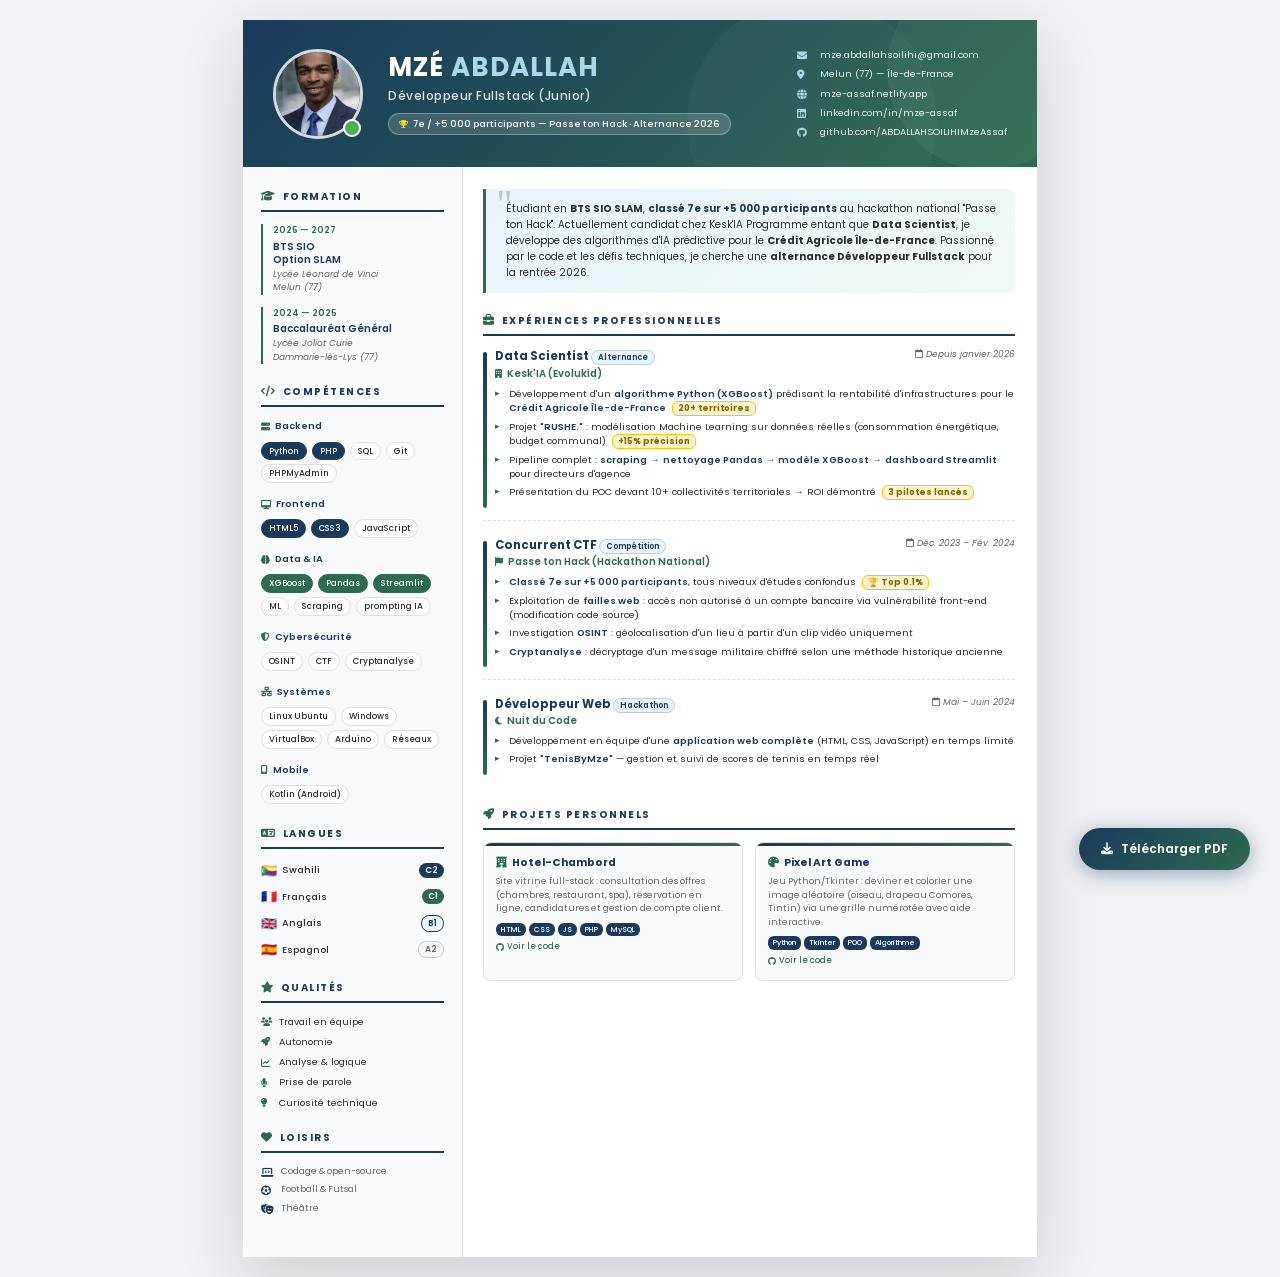
<file: index.html>
<!DOCTYPE html>
<html lang="fr">

<head>
    <meta charset="UTF-8">
    <meta name="viewport" content="width=device-width, initial-scale=1.0">
    <title>CV - Mzé ABDALLAH</title>
    <link href="https://fonts.googleapis.com/css2?family=Poppins:wght@300;400;500;600;700&display=swap"
        rel="stylesheet">
    <link rel="stylesheet" href="https://cdnjs.cloudflare.com/ajax/libs/font-awesome/6.4.0/css/all.min.css">
    <link rel="stylesheet" href="styles.css">
    

</head>

<body>

    <!-- cette bouton a pour fonction d'imprimer le CV -->
    <button class="print-btn" onclick="window.print()">
        <i class="fas fa-download"></i> Télécharger PDF
    </button>

    <div class="cv-wrapper">

        <!-- ========== HEADER ========== -->
        <header class="header">
            <div class="photo-container">
                <img src="Mze_pro.png" alt="Mzé ABDALLAH" class="photo">
                <div class="status-badge"></div>
            </div>

            <div class="header-info">
                <h1>Mzé <span>ABDALLAH</span></h1>
                <div class="title">Développeur Fullstack (Junior)</div>
                <div class="badge">
                    <i class="fas fa-trophy"></i>
                    7e / +5 000 participants — Passe ton Hack · Alternance 2026
                </div>
            </div>

            <div class="header-contacts">
                <a href="mailto:mze.abdallahsoilihi@gmail.com" class="contact-item">
                    <i class="fas fa-envelope"></i>
                    mze.abdallahsoilihi@gmail.com
                </a>
                <span class="contact-item">
                    <i class="fas fa-map-marker-alt"></i>
                    Melun (77) — Île-de-France
                </span>
                <a href="https://mze-assaf.netlify.app" target="_blank" class="contact-item">
                    <i class="fas fa-globe"></i>
                    mze-assaf.netlify.app
                </a>
                <a href="https://linkedin.com/in/mze-assaf/" target="_blank" class="contact-item">
                    <i class="fab fa-linkedin"></i>
                    linkedin.com/in/mze-assaf
                </a>
                <a href="https://github.com/ABDALLAHSOILIHIMzeAssaf" target="_blank" class="contact-item">
                    <i class="fab fa-github"></i>
                    github.com/ABDALLAHSOILIHIMzeAssaf
                </a>
            </div>
        </header>

        <!-- ========== SIDEBAR ========== -->
        <aside class="sidebar">

            <!-- FORMATION -->
            <div class="sidebar-section">
                <div class="section-title">
                    <i class="fas fa-graduation-cap"></i>
                    Formation
                </div>

                <div class="formation-item">
                    <div class="year">2025 — 2027</div>
                    <div class="degree">BTS SIO<br>Option SLAM</div>
                    <div class="school">Lycée Léonard de Vinci<br>Melun (77)</div>
                </div>

                <div class="formation-item">
                    <div class="year">2024 — 2025</div>
                    <div class="degree">Baccalauréat Général</div>
                    <div class="school">Lycée Joliot Curie<br>Dammarie-lès-Lys (77)</div>
                </div>
            </div>

            <!-- COMPÉTENCES TECHNIQUES -->
            <div class="sidebar-section">
                <div class="section-title">
                    <i class="fas fa-code"></i>
                    Compétences
                </div>

                <div class="skill-category">
                    <div class="skill-category-title">
                        <i class="fas fa-server"></i> Backend
                    </div>
                    <span class="skill-tag highlight">Python</span>
                    <span class="skill-tag highlight">PHP</span>
                    <span class="skill-tag">SQL</span>
                    <span class="skill-tag">Git</span>
                    <span class="skill-tag">PHPMyAdmin</span>
                </div>

                <div class="skill-category">
                    <div class="skill-category-title">
                        <i class="fas fa-desktop"></i> Frontend
                    </div>
                    <span class="skill-tag highlight">HTML5</span>
                    <span class="skill-tag highlight">CSS3</span>
                    <span class="skill-tag">JavaScript</span>
                </div>

                <div class="skill-category">
                    <div class="skill-category-title">
                        <i class="fas fa-brain"></i> Data & IA
                    </div>
                    <span class="skill-tag secondary">XGBoost</span>
                    <span class="skill-tag secondary">Pandas</span>
                    <span class="skill-tag secondary">Streamlit</span>
                    <span class="skill-tag">ML</span>
                    <span class="skill-tag">Scraping</span>
                    <span class="skill-tag">prompting IA</span>
                </div>

                <div class="skill-category">
                    <div class="skill-category-title">
                        <i class="fas fa-shield-alt"></i> Cybersécurité
                    </div>
                    <span class="skill-tag">OSINT</span>
                    <span class="skill-tag">CTF</span>
                    <span class="skill-tag">Cryptanalyse</span>
                </div>

                <div class="skill-category">
                    <div class="skill-category-title">
                        <i class="fas fa-network-wired"></i> Systèmes
                    </div>
                    <span class="skill-tag">Linux Ubuntu</span>
                    <span class="skill-tag">Windows</span>
                    <span class="skill-tag">VirtualBox</span>
                    <span class="skill-tag">Arduino</span>
                    <span class="skill-tag">Réseaux</span>
                </div>

                <div class="skill-category">
                    <div class="skill-category-title">
                        <i class="fas fa-mobile-alt"></i> Mobile
                    </div>
                    <span class="skill-tag">Kotlin (Android)</span>
                </div>
            </div>

            <!-- LANGUES -->
            <div class="sidebar-section">
                <div class="section-title">
                    <i class="fas fa-language"></i>
                    Langues
                </div>

                <div class="language-item">
                    <span class="language-name">
                        <span class="language-flag">🇰🇲</span> Swahili
                    </span>
                    <span class="language-level level-c2">C2</span>
                </div>
                <div class="language-item">
                    <span class="language-name">
                        <span class="language-flag">🇫🇷</span> Français
                    </span>
                    <span class="language-level level-c1">C1</span>
                </div>
                <div class="language-item">
                    <span class="language-name">
                        <span class="language-flag">🇬🇧</span> Anglais
                    </span>
                    <span class="language-level level-b1">B1</span>
                </div>
                <div class="language-item">
                    <span class="language-name">
                        <span class="language-flag">🇪🇸</span> Espagnol
                    </span>
                    <span class="language-level level-a2">A2</span>
                </div>
            </div>

            <!-- QUALITÉS -->
            <div class="sidebar-section">
                <div class="section-title">
                    <i class="fas fa-star"></i>
                    Qualités
                </div>

                <div class="soft-skill">
                    <i class="fas fa-users"></i> Travail en équipe
                </div>
                <div class="soft-skill">
                    <i class="fas fa-rocket"></i> Autonomie
                </div>
                <div class="soft-skill">
                    <i class="fas fa-chart-line"></i> Analyse & logique
                </div>
                <div class="soft-skill">
                    <i class="fas fa-microphone"></i> Prise de parole
                </div>
                <div class="soft-skill">
                    <i class="fas fa-lightbulb"></i> Curiosité technique
                </div>
            </div>

            <!-- LOISIRS -->
            <div class="sidebar-section">
                <div class="section-title">
                    <i class="fas fa-heart"></i>
                    Loisirs
                </div>

                <div class="hobby">
                    <i class="fas fa-laptop-code"></i> Codage & open-source
                </div>
                <div class="hobby">
                    <i class="fas fa-futbol"></i> Football & Futsal
                </div>
                <div class="hobby">
                    <i class="fas fa-theater-masks"></i> Théâtre
                </div>
            </div>

        </aside>

        <!-- ========== MAIN CONTENT ========== -->
        <main class="main-content">

            <!-- ACCROCHE -->
            <div class="accroche">
                <p>
                    Étudiant en <strong>BTS SIO SLAM</strong>,
                    <span class="highlight-stat">classé 7e sur +5 000 participants</span>
                    au hackathon national "Passe ton Hack". Actuellement candidat
                    chez Kesk'IA Programme entant que <strong>Data Scientist</strong>,
                    je développe des algorithmes d'IA prédictive pour le
                    <strong>Crédit Agricole Île-de-France</strong>.
                    Passionné par le code et les défis techniques,
                    je cherche une <strong>alternance Développeur Fullstack</strong>
                    pour la rentrée 2026.
                </p>
            </div>

            <!-- EXPÉRIENCES -->
            <div class="main-section">
                <div class="section-title">
                    <i class="fas fa-briefcase"></i>
                    Expériences Professionnelles
                </div>

                <!-- EXP 1 : Kesk'IA -->
                <div class="exp-item">
                    <div class="exp-header">
                        <div class="exp-title-block">
                            <div class="exp-title">
                                Data Scientist
                                <span class="exp-type">Alternance</span>
                            </div>
                            <div class="exp-company">
                                <i class="fas fa-building" style="font-size:9px; margin-right:3px;"></i>
                                Kesk'IA (Evolukid)
                            </div>
                        </div>
                        <div class="exp-date">
                            <i class="far fa-calendar"></i>
                            Depuis janvier 2026
                        </div>
                    </div>
                    <ul class="exp-bullets">
                        <li>
                            Développement d'un <strong>algorithme Python (XGBoost)</strong>
                            prédisant la rentabilité d'infrastructures pour le
                            <strong>Crédit Agricole Île-de-France</strong>
                            <span class="stat-badge">20+ territoires</span>
                        </li>
                        <li>
                            Projet <strong>"RUSHE."</strong> : modélisation Machine Learning
                            sur données réelles (consommation énergétique, budget communal)
                            <span class="stat-badge">+15% précision</span>
                        </li>
                        <li>
                            Pipeline complet : <strong>scraping</strong> →
                            <strong>nettoyage Pandas</strong> →
                            <strong>modèle XGBoost</strong> →
                            <strong>dashboard Streamlit</strong> pour directeurs d'agence
                        </li>
                        <li>
                            Présentation du POC devant 10+ collectivités territoriales
                            → ROI démontré
                            <span class="stat-badge">3 pilotes lancés</span>
                        </li>
                    </ul>
                </div>

                <!-- EXP 2 : CTF -->
                <div class="exp-item">
                    <div class="exp-header">
                        <div class="exp-title-block">
                            <div class="exp-title">
                                Concurrent CTF
                                <span class="exp-type">Compétition</span>
                            </div>
                            <div class="exp-company">
                                <i class="fas fa-flag" style="font-size:9px; margin-right:3px;"></i>
                                Passe ton Hack (Hackathon National)
                            </div>
                        </div>
                        <div class="exp-date">
                            <i class="far fa-calendar"></i>
                            Déc. 2023 – Fév. 2024
                        </div>
                    </div>
                    <ul class="exp-bullets">
                        <li>
                            <strong>Classé 7e sur +5 000 participants</strong>,
                            tous niveaux d'études confondus
                            <span class="stat-badge">🏆 Top 0.1%</span>
                        </li>
                        <li>
                            Exploitation de <strong>failles web</strong> : accès non autorisé
                            à un compte bancaire via vulnérabilité front-end
                            (modification code source)
                        </li>
                        <li>
                            Investigation <strong>OSINT</strong> : géolocalisation
                            d'un lieu à partir d'un clip vidéo uniquement
                        </li>
                        <li>
                            <strong>Cryptanalyse</strong> : décryptage d'un message
                            militaire chiffré selon une méthode historique ancienne
                        </li>
                    </ul>
                </div>

                <!-- EXP 3 : Nuit du Code -->
                <div class="exp-item">
                    <div class="exp-header">
                        <div class="exp-title-block">
                            <div class="exp-title">
                                Développeur Web
                                <span class="exp-type">Hackathon</span>
                            </div>
                            <div class="exp-company">
                                <i class="fas fa-moon" style="font-size:9px; margin-right:3px;"></i>
                                Nuit du Code
                            </div>
                        </div>
                        <div class="exp-date">
                            <i class="far fa-calendar"></i>
                            Mai – Juin 2024
                        </div>
                    </div>
                    <ul class="exp-bullets">
                        <li>
                            Développement en équipe d'une <strong>application web
                                complète</strong> (HTML, CSS, JavaScript) en temps limité
                        </li>
                        <li>
                            Projet <strong>"TenisByMze"</strong> — gestion et
                            suivi de scores de tennis en temps réel
                        </li>
                    </ul>
                </div>
            </div>

            <!-- PROJETS -->
            <div class="main-section">
                <div class="section-title">
                    <i class="fas fa-rocket"></i>
                    Projets Personnels
                </div>

                <div class="projects-grid">

                    <!-- Projet 1 -->
                    <div class="project-card">
                        <div class="project-title">
                            <i class="fas fa-hotel"></i>
                            Hotel-Chambord
                        </div>
                        <div class="project-desc">
                            Site vitrine full-stack : consultation des offres
                            (chambres, restaurant, spa), réservation en ligne,
                            candidatures et gestion de compte client.
                        </div>
                        <div class="project-tags">
                            <span class="project-tag">HTML</span>
                            <span class="project-tag">CSS</span>
                            <span class="project-tag">JS</span>
                            <span class="project-tag">PHP</span>
                            <span class="project-tag">MySQL</span>
                        </div>
                        <a href="https://github.com/baimuratergeshov/Hotel-Chambord" class="project-link"
                            target="_blank">
                            <i class="fab fa-github"></i> Voir le code
                        </a>
                    </div>

                    <!-- Projet 2 -->
                    <div class="project-card">
                        <div class="project-title">
                            <i class="fas fa-palette"></i>
                            Pixel Art Game
                        </div>
                        <div class="project-desc">
                            Jeu Python/Tkinter : deviner et colorier une image
                            aléatoire (oiseau, drapeau Comores, Tintin) via
                            une grille numérotée avec aide interactive.
                        </div>
                        <div class="project-tags">
                            <span class="project-tag">Python</span>
                            <span class="project-tag">Tkinter</span>
                            <span class="project-tag">POO</span>
                            <span class="project-tag">Algorithme</span>
                        </div>
                        <a href="https://github.com/ABDALLAHSOILIHIMzeAssaf/Mes_Projets/blob/main/Pixel_Art"
                            class="project-link" target="_blank">
                            <i class="fab fa-github"></i> Voir le code
                        </a>
                    </div>

                </div>
            </div>

        </main>

        <script type="text/javascript">window.$crisp=[];window.CRISP_WEBSITE_ID="9b5c1c60-b6fe-4090-aa9b-8e8ce2bd5429";(function(){d=document;s=d.createElement("script");s.src="https://client.crisp.chat/l.js";s.async=1;d.getElementsByTagName("head")[0].appendChild(s);})();</script>

    </div>

</body>

</html>
</file>
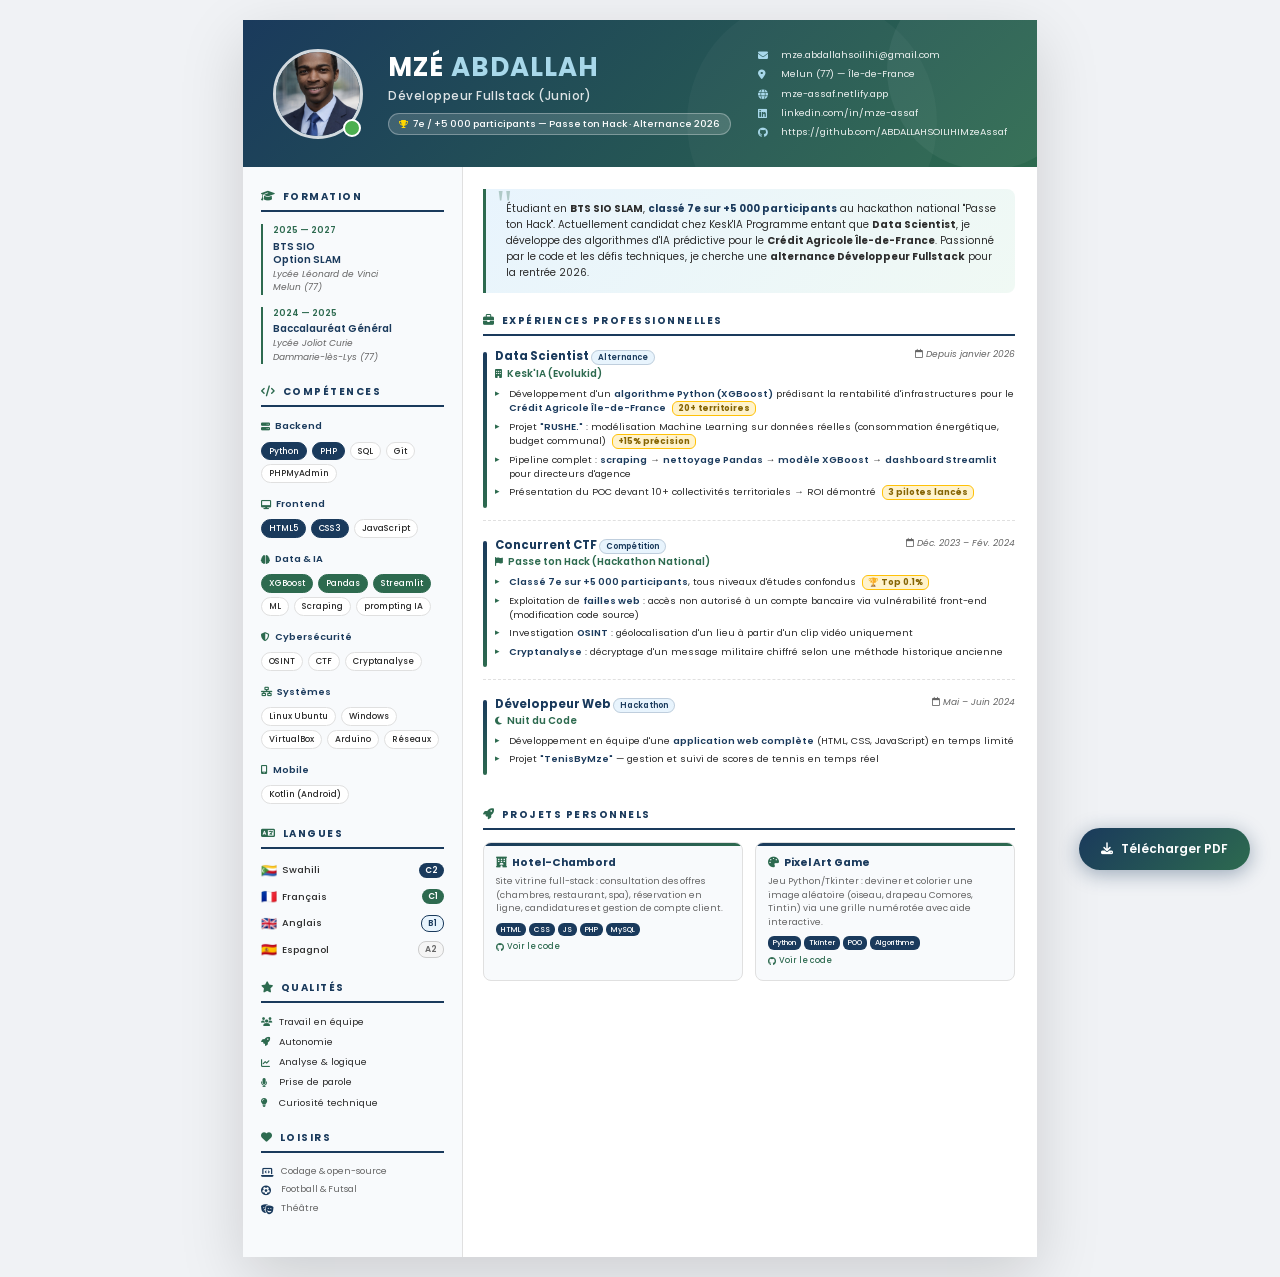
<file: mon_cv.html>
<!DOCTYPE html>
<html lang="fr">

<head>
    <meta charset="UTF-8">
    <meta name="viewport" content="width=device-width, initial-scale=1.0">
    <title>CV - Mzé ABDALLAH</title>
    <link href="https://fonts.googleapis.com/css2?family=Poppins:wght@300;400;500;600;700&display=swap"
        rel="stylesheet">
    <link rel="stylesheet" href="https://cdnjs.cloudflare.com/ajax/libs/font-awesome/6.4.0/css/all.min.css">
    <link rel="stylesheet" href="styles.css">
    

</head>

<body>

    <!-- cette bouton a pour fonction d'imprimer le CV -->
    <button class="print-btn" onclick="window.print()">
        <i class="fas fa-download"></i> Télécharger PDF
    </button>

    <div class="cv-wrapper">

        <!-- ========== HEADER ========== -->
        <header class="header">
            <div class="photo-container">
                <img src="Mze_pro.png" alt="Mzé ABDALLAH" class="photo">
                <div class="status-badge"></div>
            </div>

            <div class="header-info">
                <h1>Mzé <span>ABDALLAH</span></h1>
                <div class="title">Développeur Fullstack (Junior)</div>
                <div class="badge">
                    <i class="fas fa-trophy"></i>
                    7e / +5 000 participants — Passe ton Hack · Alternance 2026
                </div>
            </div>

            <div class="header-contacts">
                <a href="mailto:mze.abdallahsoilihi@gmail.com" class="contact-item">
                    <i class="fas fa-envelope"></i>
                    mze.abdallahsoilihi@gmail.com
                </a>
                <span class="contact-item">
                    <i class="fas fa-map-marker-alt"></i>
                    Melun (77) — Île-de-France
                </span>
                <a href="https://mze-assaf.netlify.app" target="_blank" class="contact-item">
                    <i class="fas fa-globe"></i>
                    mze-assaf.netlify.app
                </a>
                <a href="https://linkedin.com/in/mze-assaf/" target="_blank" class="contact-item">
                    <i class="fab fa-linkedin"></i>
                    linkedin.com/in/mze-assaf
                </a>
                <a href="https://github.com/TON-PSEUDO" target="_blank" class="contact-item">
                    <i class="fab fa-github"></i>
                    https://github.com/ABDALLAHSOILIHIMzeAssaf
                </a>
            </div>
        </header>

        <!-- ========== SIDEBAR ========== -->
        <aside class="sidebar">

            <!-- FORMATION -->
            <div class="sidebar-section">
                <div class="section-title">
                    <i class="fas fa-graduation-cap"></i>
                    Formation
                </div>

                <div class="formation-item">
                    <div class="year">2025 — 2027</div>
                    <div class="degree">BTS SIO<br>Option SLAM</div>
                    <div class="school">Lycée Léonard de Vinci<br>Melun (77)</div>
                </div>

                <div class="formation-item">
                    <div class="year">2024 — 2025</div>
                    <div class="degree">Baccalauréat Général</div>
                    <div class="school">Lycée Joliot Curie<br>Dammarie-lès-Lys (77)</div>
                </div>
            </div>

            <!-- COMPÉTENCES TECHNIQUES -->
            <div class="sidebar-section">
                <div class="section-title">
                    <i class="fas fa-code"></i>
                    Compétences
                </div>

                <div class="skill-category">
                    <div class="skill-category-title">
                        <i class="fas fa-server"></i> Backend
                    </div>
                    <span class="skill-tag highlight">Python</span>
                    <span class="skill-tag highlight">PHP</span>
                    <span class="skill-tag">SQL</span>
                    <span class="skill-tag">Git</span>
                    <span class="skill-tag">PHPMyAdmin</span>
                </div>

                <div class="skill-category">
                    <div class="skill-category-title">
                        <i class="fas fa-desktop"></i> Frontend
                    </div>
                    <span class="skill-tag highlight">HTML5</span>
                    <span class="skill-tag highlight">CSS3</span>
                    <span class="skill-tag">JavaScript</span>
                </div>

                <div class="skill-category">
                    <div class="skill-category-title">
                        <i class="fas fa-brain"></i> Data & IA
                    </div>
                    <span class="skill-tag secondary">XGBoost</span>
                    <span class="skill-tag secondary">Pandas</span>
                    <span class="skill-tag secondary">Streamlit</span>
                    <span class="skill-tag">ML</span>
                    <span class="skill-tag">Scraping</span>
                    <span class="skill-tag">prompting IA</span>
                </div>

                <div class="skill-category">
                    <div class="skill-category-title">
                        <i class="fas fa-shield-alt"></i> Cybersécurité
                    </div>
                    <span class="skill-tag">OSINT</span>
                    <span class="skill-tag">CTF</span>
                    <span class="skill-tag">Cryptanalyse</span>
                </div>

                <div class="skill-category">
                    <div class="skill-category-title">
                        <i class="fas fa-network-wired"></i> Systèmes
                    </div>
                    <span class="skill-tag">Linux Ubuntu</span>
                    <span class="skill-tag">Windows</span>
                    <span class="skill-tag">VirtualBox</span>
                    <span class="skill-tag">Arduino</span>
                    <span class="skill-tag">Réseaux</span>
                </div>

                <div class="skill-category">
                    <div class="skill-category-title">
                        <i class="fas fa-mobile-alt"></i> Mobile
                    </div>
                    <span class="skill-tag">Kotlin (Android)</span>
                </div>
            </div>

            <!-- LANGUES -->
            <div class="sidebar-section">
                <div class="section-title">
                    <i class="fas fa-language"></i>
                    Langues
                </div>

                <div class="language-item">
                    <span class="language-name">
                        <span class="language-flag">🇰🇲</span> Swahili
                    </span>
                    <span class="language-level level-c2">C2</span>
                </div>
                <div class="language-item">
                    <span class="language-name">
                        <span class="language-flag">🇫🇷</span> Français
                    </span>
                    <span class="language-level level-c1">C1</span>
                </div>
                <div class="language-item">
                    <span class="language-name">
                        <span class="language-flag">🇬🇧</span> Anglais
                    </span>
                    <span class="language-level level-b1">B1</span>
                </div>
                <div class="language-item">
                    <span class="language-name">
                        <span class="language-flag">🇪🇸</span> Espagnol
                    </span>
                    <span class="language-level level-a2">A2</span>
                </div>
            </div>

            <!-- QUALITÉS -->
            <div class="sidebar-section">
                <div class="section-title">
                    <i class="fas fa-star"></i>
                    Qualités
                </div>

                <div class="soft-skill">
                    <i class="fas fa-users"></i> Travail en équipe
                </div>
                <div class="soft-skill">
                    <i class="fas fa-rocket"></i> Autonomie
                </div>
                <div class="soft-skill">
                    <i class="fas fa-chart-line"></i> Analyse & logique
                </div>
                <div class="soft-skill">
                    <i class="fas fa-microphone"></i> Prise de parole
                </div>
                <div class="soft-skill">
                    <i class="fas fa-lightbulb"></i> Curiosité technique
                </div>
            </div>

            <!-- LOISIRS -->
            <div class="sidebar-section">
                <div class="section-title">
                    <i class="fas fa-heart"></i>
                    Loisirs
                </div>

                <div class="hobby">
                    <i class="fas fa-laptop-code"></i> Codage & open-source
                </div>
                <div class="hobby">
                    <i class="fas fa-futbol"></i> Football & Futsal
                </div>
                <div class="hobby">
                    <i class="fas fa-theater-masks"></i> Théâtre
                </div>
            </div>

        </aside>

        <!-- ========== MAIN CONTENT ========== -->
        <main class="main-content">

            <!-- ACCROCHE -->
            <div class="accroche">
                <p>
                    Étudiant en <strong>BTS SIO SLAM</strong>,
                    <span class="highlight-stat">classé 7e sur +5 000 participants</span>
                    au hackathon national "Passe ton Hack". Actuellement candidat
                    chez Kesk'IA Programme entant que <strong>Data Scientist</strong>,
                    je développe des algorithmes d'IA prédictive pour le
                    <strong>Crédit Agricole Île-de-France</strong>.
                    Passionné par le code et les défis techniques,
                    je cherche une <strong>alternance Développeur Fullstack</strong>
                    pour la rentrée 2026.
                </p>
            </div>

            <!-- EXPÉRIENCES -->
            <div class="main-section">
                <div class="section-title">
                    <i class="fas fa-briefcase"></i>
                    Expériences Professionnelles
                </div>

                <!-- EXP 1 : Kesk'IA -->
                <div class="exp-item">
                    <div class="exp-header">
                        <div class="exp-title-block">
                            <div class="exp-title">
                                Data Scientist
                                <span class="exp-type">Alternance</span>
                            </div>
                            <div class="exp-company">
                                <i class="fas fa-building" style="font-size:9px; margin-right:3px;"></i>
                                Kesk'IA (Evolukid)
                            </div>
                        </div>
                        <div class="exp-date">
                            <i class="far fa-calendar"></i>
                            Depuis janvier 2026
                        </div>
                    </div>
                    <ul class="exp-bullets">
                        <li>
                            Développement d'un <strong>algorithme Python (XGBoost)</strong>
                            prédisant la rentabilité d'infrastructures pour le
                            <strong>Crédit Agricole Île-de-France</strong>
                            <span class="stat-badge">20+ territoires</span>
                        </li>
                        <li>
                            Projet <strong>"RUSHE."</strong> : modélisation Machine Learning
                            sur données réelles (consommation énergétique, budget communal)
                            <span class="stat-badge">+15% précision</span>
                        </li>
                        <li>
                            Pipeline complet : <strong>scraping</strong> →
                            <strong>nettoyage Pandas</strong> →
                            <strong>modèle XGBoost</strong> →
                            <strong>dashboard Streamlit</strong> pour directeurs d'agence
                        </li>
                        <li>
                            Présentation du POC devant 10+ collectivités territoriales
                            → ROI démontré
                            <span class="stat-badge">3 pilotes lancés</span>
                        </li>
                    </ul>
                </div>

                <!-- EXP 2 : CTF -->
                <div class="exp-item">
                    <div class="exp-header">
                        <div class="exp-title-block">
                            <div class="exp-title">
                                Concurrent CTF
                                <span class="exp-type">Compétition</span>
                            </div>
                            <div class="exp-company">
                                <i class="fas fa-flag" style="font-size:9px; margin-right:3px;"></i>
                                Passe ton Hack (Hackathon National)
                            </div>
                        </div>
                        <div class="exp-date">
                            <i class="far fa-calendar"></i>
                            Déc. 2023 – Fév. 2024
                        </div>
                    </div>
                    <ul class="exp-bullets">
                        <li>
                            <strong>Classé 7e sur +5 000 participants</strong>,
                            tous niveaux d'études confondus
                            <span class="stat-badge">🏆 Top 0.1%</span>
                        </li>
                        <li>
                            Exploitation de <strong>failles web</strong> : accès non autorisé
                            à un compte bancaire via vulnérabilité front-end
                            (modification code source)
                        </li>
                        <li>
                            Investigation <strong>OSINT</strong> : géolocalisation
                            d'un lieu à partir d'un clip vidéo uniquement
                        </li>
                        <li>
                            <strong>Cryptanalyse</strong> : décryptage d'un message
                            militaire chiffré selon une méthode historique ancienne
                        </li>
                    </ul>
                </div>

                <!-- EXP 3 : Nuit du Code -->
                <div class="exp-item">
                    <div class="exp-header">
                        <div class="exp-title-block">
                            <div class="exp-title">
                                Développeur Web
                                <span class="exp-type">Hackathon</span>
                            </div>
                            <div class="exp-company">
                                <i class="fas fa-moon" style="font-size:9px; margin-right:3px;"></i>
                                Nuit du Code
                            </div>
                        </div>
                        <div class="exp-date">
                            <i class="far fa-calendar"></i>
                            Mai – Juin 2024
                        </div>
                    </div>
                    <ul class="exp-bullets">
                        <li>
                            Développement en équipe d'une <strong>application web
                                complète</strong> (HTML, CSS, JavaScript) en temps limité
                        </li>
                        <li>
                            Projet <strong>"TenisByMze"</strong> — gestion et
                            suivi de scores de tennis en temps réel
                        </li>
                    </ul>
                </div>
            </div>

            <!-- PROJETS -->
            <div class="main-section">
                <div class="section-title">
                    <i class="fas fa-rocket"></i>
                    Projets Personnels
                </div>

                <div class="projects-grid">

                    <!-- Projet 1 -->
                    <div class="project-card">
                        <div class="project-title">
                            <i class="fas fa-hotel"></i>
                            Hotel-Chambord
                        </div>
                        <div class="project-desc">
                            Site vitrine full-stack : consultation des offres
                            (chambres, restaurant, spa), réservation en ligne,
                            candidatures et gestion de compte client.
                        </div>
                        <div class="project-tags">
                            <span class="project-tag">HTML</span>
                            <span class="project-tag">CSS</span>
                            <span class="project-tag">JS</span>
                            <span class="project-tag">PHP</span>
                            <span class="project-tag">MySQL</span>
                        </div>
                        <a href="https://github.com/baimuratergeshov/Hotel-Chambord" class="project-link"
                            target="_blank">
                            <i class="fab fa-github"></i> Voir le code
                        </a>
                    </div>

                    <!-- Projet 2 -->
                    <div class="project-card">
                        <div class="project-title">
                            <i class="fas fa-palette"></i>
                            Pixel Art Game
                        </div>
                        <div class="project-desc">
                            Jeu Python/Tkinter : deviner et colorier une image
                            aléatoire (oiseau, drapeau Comores, Tintin) via
                            une grille numérotée avec aide interactive.
                        </div>
                        <div class="project-tags">
                            <span class="project-tag">Python</span>
                            <span class="project-tag">Tkinter</span>
                            <span class="project-tag">POO</span>
                            <span class="project-tag">Algorithme</span>
                        </div>
                        <a href="https://github.com/ABDALLAHSOILIHIMzeAssaf/Mes_Projets/blob/main/Pixel_Art"
                            class="project-link" target="_blank">
                            <i class="fab fa-github"></i> Voir le code
                        </a>
                    </div>

                </div>
            </div>

        </main>

    </div>

</body>

</html>
</file>
<file: styles.css>
* {
            margin: 0;
            padding: 0;
            box-sizing: border-box;
        }

        :root {
            --primary: #1a3a5c;
            --secondary: #2d6a4f;
            --accent: #e8f4fd;
            --text: #2c2c2c;
            --text-light: #666;
            --white: #ffffff;
            --border: #e0e0e0;
            --gradient: linear-gradient(135deg, #1a3a5c 0%, #2d6a4f 100%);
        }

        body {
            font-family: 'Poppins', sans-serif;
            background: #f0f2f5;
            color: var(--text);
            font-size: 11px;
            line-height: 1.5;
        }

        .cv-wrapper {
            width: 210mm;
            min-height: 297mm;
            margin: 20px auto;
            background: var(--white);
            box-shadow: 0 20px 60px rgba(0, 0, 0, 0.15);
            display: grid;
            grid-template-columns: 220px 1fr;
            grid-template-rows: auto 1fr;
            overflow: hidden;
        }

        /* ========== HEADER ========== */
        .header {
            grid-column: 1 / -1;
            background: var(--gradient);
            padding: 28px 30px;
            display: flex;
            align-items: center;
            gap: 25px;
            position: relative;
            overflow: hidden;
        }

        .header::before {
            content: '';
            position: absolute;
            top: -50px;
            right: -50px;
            width: 200px;
            height: 200px;
            background: rgba(255, 255, 255, 0.05);
            border-radius: 50%;
        }

        .header::after {
            content: '';
            position: absolute;
            bottom: -80px;
            right: 100px;
            width: 250px;
            height: 250px;
            background: rgba(255, 255, 255, 0.03);
            border-radius: 50%;
        }

        .photo-container {
            position: relative;
            flex-shrink: 0;
        }

        .photo {
            width: 90px;
            height: 90px;
            border-radius: 50%;
            border: 3px solid rgba(255, 255, 255, 0.8);
            object-fit: cover;
            display: block;
        }

        .photo-placeholder {
            width: 90px;
            height: 90px;
            border-radius: 50%;
            border: 3px solid rgba(255, 255, 255, 0.8);
            background: rgba(255, 255, 255, 0.2);
            display: flex;
            align-items: center;
            justify-content: center;
            font-size: 32px;
            color: white;
        }

        .status-badge {
            position: absolute;
            bottom: 2px;
            right: 2px;
            width: 18px;
            height: 18px;
            background: #4caf50;
            border-radius: 50%;
            border: 2px solid white;
        }

        .header-info {
            flex: 1;
            z-index: 1;
        }

        .header-info h1 {
            font-size: 26px;
            font-weight: 700;
            color: var(--white);
            letter-spacing: 1px;
            text-transform: uppercase;
            line-height: 1.2;
        }

        .header-info h1 span {
            color: #a8d8ea;
        }

        .header-info .title {
            font-size: 12px;
            color: rgba(255, 255, 255, 0.85);
            font-weight: 500;
            margin-top: 4px;
            letter-spacing: 0.5px;
        }

        .header-info .badge {
            display: inline-flex;
            align-items: center;
            gap: 5px;
            background: rgba(255, 255, 255, 0.15);
            border: 1px solid rgba(255, 255, 255, 0.3);
            color: white;
            padding: 3px 10px;
            border-radius: 20px;
            font-size: 9.5px;
            font-weight: 500;
            margin-top: 8px;
        }

        .header-info .badge i {
            font-size: 8px;
            color: #ffd700;
        }

        .header-contacts {
            display: flex;
            flex-direction: column;
            gap: 5px;
            z-index: 1;
        }

        .contact-item {
            display: flex;
            align-items: center;
            gap: 7px;
            color: rgba(255, 255, 255, 0.9);
            font-size: 9.5px;
            text-decoration: none;
            transition: color 0.2s;
        }

        .contact-item:hover {
            color: white;
        }

        .contact-item i {
            width: 16px;
            font-size: 10px;
            color: #a8d8ea;
        }

        /* ========== SIDEBAR ========== */
        .sidebar {
            background: #f8fafc;
            padding: 22px 18px;
            border-right: 1px solid var(--border);
        }

        .section-title {
            font-size: 10px;
            font-weight: 700;
            text-transform: uppercase;
            letter-spacing: 1.5px;
            color: var(--primary);
            margin-bottom: 12px;
            padding-bottom: 6px;
            border-bottom: 2px solid var(--primary);
            display: flex;
            align-items: center;
            gap: 6px;
        }

        .section-title i {
            font-size: 11px;
            color: var(--secondary);
        }

        .sidebar-section {
            margin-bottom: 20px;
        }

        /* Formation */
        .formation-item {
            margin-bottom: 12px;
            padding-left: 10px;
            border-left: 2px solid var(--secondary);
        }

        .formation-item .year {
            font-size: 9px;
            color: var(--secondary);
            font-weight: 600;
        }

        .formation-item .degree {
            font-size: 10px;
            font-weight: 600;
            color: var(--primary);
            margin: 2px 0;
            line-height: 1.3;
        }

        .formation-item .school {
            font-size: 9px;
            color: var(--text-light);
            font-style: italic;
        }

        /* Compétences */
        .skill-category {
            margin-bottom: 12px;
        }

        .skill-category-title {
            font-size: 9.5px;
            font-weight: 600;
            color: var(--primary);
            margin-bottom: 6px;
            display: flex;
            align-items: center;
            gap: 5px;
        }

        .skill-category-title i {
            font-size: 9px;
            color: var(--secondary);
        }

        .skill-tag {
            display: inline-block;
            background: var(--white);
            border: 1px solid var(--border);
            color: var(--text);
            padding: 2px 7px;
            border-radius: 10px;
            font-size: 8.5px;
            margin: 2px 2px 2px 0;
            font-weight: 500;
        }

        .skill-tag.highlight {
            background: var(--primary);
            color: white;
            border-color: var(--primary);
        }

        .skill-tag.secondary {
            background: var(--secondary);
            color: white;
            border-color: var(--secondary);
        }

        /* Langues */
        .language-item {
            display: flex;
            align-items: center;
            justify-content: space-between;
            margin-bottom: 7px;
        }

        .language-name {
            font-size: 9.5px;
            font-weight: 500;
            color: var(--text);
            display: flex;
            align-items: center;
            gap: 5px;
        }

        .language-flag {
            font-size: 13px;
        }

        .language-level {
            font-size: 8.5px;
            font-weight: 600;
            padding: 1px 6px;
            border-radius: 8px;
        }

        .level-c2 {
            background: #1a3a5c;
            color: white;
        }

        .level-c1 {
            background: #2d6a4f;
            color: white;
        }

        .level-b1 {
            background: #e8f4fd;
            color: #1a3a5c;
            border: 1px solid #1a3a5c;
        }

        .level-a2 {
            background: #f5f5f5;
            color: #666;
            border: 1px solid #ccc;
        }

        /* Soft skills */
        .soft-skill {
            display: flex;
            align-items: center;
            gap: 6px;
            margin-bottom: 6px;
            font-size: 9.5px;
            color: var(--text);
        }

        .soft-skill i {
            color: var(--secondary);
            font-size: 9px;
            width: 12px;
        }

        /* Loisirs */
        .hobby {
            display: flex;
            align-items: center;
            gap: 6px;
            margin-bottom: 5px;
            font-size: 9px;
            color: var(--text-light);
        }

        .hobby i {
            color: var(--primary);
            font-size: 10px;
            width: 14px;
        }

        /* ========== MAIN CONTENT ========== */
        .main-content {
            padding: 22px 22px 22px 20px;
            overflow: hidden;
        }

        .main-section {
            margin-bottom: 20px;
        }

        /* Accroche */
        .accroche {
            background: linear-gradient(135deg, #e8f4fd, #f0f9f4);
            border-left: 3px solid var(--secondary);
            padding: 12px 15px;
            border-radius: 0 8px 8px 0;
            margin-bottom: 20px;
            position: relative;
        }

        .accroche::before {
            content: '"';
            position: absolute;
            top: -5px;
            left: 10px;
            font-size: 40px;
            color: var(--secondary);
            opacity: 0.3;
            font-family: Georgia, serif;
            line-height: 1;
        }

        .accroche p {
            font-size: 10px;
            color: var(--text);
            line-height: 1.6;
            padding-left: 5px;
        }

        .accroche .highlight-stat {
            font-weight: 700;
            color: var(--primary);
        }

        /* Expériences */
        .exp-item {
            margin-bottom: 16px;
            padding-bottom: 16px;
            border-bottom: 1px dashed var(--border);
            position: relative;
            padding-left: 12px;
        }

        .exp-item::before {
            content: '';
            position: absolute;
            left: 0;
            top: 4px;
            width: 4px;
            height: calc(100% - 16px);
            background: var(--gradient);
            border-radius: 2px;
        }

        .exp-item:last-child {
            border-bottom: none;
            margin-bottom: 0;
        }

        .exp-header {
            display: flex;
            justify-content: space-between;
            align-items: flex-start;
            margin-bottom: 4px;
        }

        .exp-title-block {
            flex: 1;
        }

        .exp-title {
            font-size: 11.5px;
            font-weight: 700;
            color: var(--primary);
        }

        .exp-company {
            font-size: 10px;
            color: var(--secondary);
            font-weight: 600;
        }

        .exp-type {
            font-size: 8px;
            background: var(--accent);
            color: var(--primary);
            padding: 1px 6px;
            border-radius: 8px;
            font-weight: 600;
            border: 1px solid rgba(26, 58, 92, 0.2);
        }

        .exp-date {
            font-size: 9px;
            color: var(--text-light);
            font-style: italic;
            text-align: right;
            white-space: nowrap;
            margin-left: 10px;
        }

        .exp-bullets {
            list-style: none;
            margin-top: 6px;
        }

        .exp-bullets li {
            font-size: 9.5px;
            color: var(--text);
            margin-bottom: 4px;
            padding-left: 14px;
            position: relative;
            line-height: 1.5;
        }

        .exp-bullets li::before {
            content: '▸';
            position: absolute;
            left: 0;
            color: var(--secondary);
            font-size: 9px;
        }

        .exp-bullets li strong {
            color: var(--primary);
            font-weight: 600;
        }

        .stat-badge {
            display: inline-block;
            background: #fff3cd;
            border: 1px solid #ffc107;
            color: #856404;
            padding: 0px 5px;
            border-radius: 6px;
            font-size: 8.5px;
            font-weight: 700;
            margin-left: 3px;
        }

        /* Projets */
        .projects-grid {
            display: grid;
            grid-template-columns: 1fr 1fr;
            gap: 12px;
        }

        .project-card {
            background: #f8fafc;
            border: 1px solid var(--border);
            border-radius: 8px;
            padding: 12px;
            transition: all 0.2s;
            position: relative;
            overflow: hidden;
        }

        .project-card::before {
            content: '';
            position: absolute;
            top: 0;
            left: 0;
            right: 0;
            height: 3px;
            background: var(--gradient);
        }

        .project-title {
            font-size: 10.5px;
            font-weight: 700;
            color: var(--primary);
            margin-bottom: 5px;
            display: flex;
            align-items: center;
            gap: 5px;
        }

        .project-title i {
            font-size: 11px;
            color: var(--secondary);
        }

        .project-desc {
            font-size: 9px;
            color: var(--text-light);
            line-height: 1.5;
            margin-bottom: 7px;
        }

        .project-tags {
            display: flex;
            flex-wrap: wrap;
            gap: 3px;
        }

        .project-tag {
            font-size: 7.5px;
            background: var(--primary);
            color: white;
            padding: 1px 5px;
            border-radius: 6px;
            font-weight: 500;
        }

        .project-link {
            display: inline-flex;
            align-items: center;
            gap: 3px;
            font-size: 8px;
            color: var(--secondary);
            text-decoration: none;
            margin-top: 5px;
            font-weight: 500;
        }

        .project-link i {
            font-size: 8px;
        }

        /* ========== PRINT ========== */
        @media print {
            body {
                background: white;
                margin: 0;
            }

            .cv-wrapper {
                margin: 0;
                box-shadow: none;
                width: 210mm;
                min-height: 297mm;
            }

            .print-btn {
                display: none;
            }
        }

        /* ========== PRINT BUTTON ========== */
        .print-btn {
            position: fixed;
            bottom: 30px;
            right: 30px;
            background: var(--gradient);
            color: white;
            border: none;
            padding: 12px 22px;
            border-radius: 30px;
            font-family: 'Poppins', sans-serif;
            font-size: 12px;
            font-weight: 600;
            cursor: pointer;
            box-shadow: 0 4px 20px rgba(26, 58, 92, 0.4);
            display: flex;
            align-items: center;
            gap: 8px;
            transition: transform 0.2s, box-shadow 0.2s;
        }

        .print-btn:hover {
            transform: translateY(-2px);
            box-shadow: 0 6px 25px rgba(26, 58, 92, 0.5);
        }

        /* Scrollbar */
        ::-webkit-scrollbar {
            width: 6px;
        }

        ::-webkit-scrollbar-track {
            background: #f1f1f1;
        }

        ::-webkit-scrollbar-thumb {
            background: var(--primary);
            border-radius: 3px;
        }
</file>
